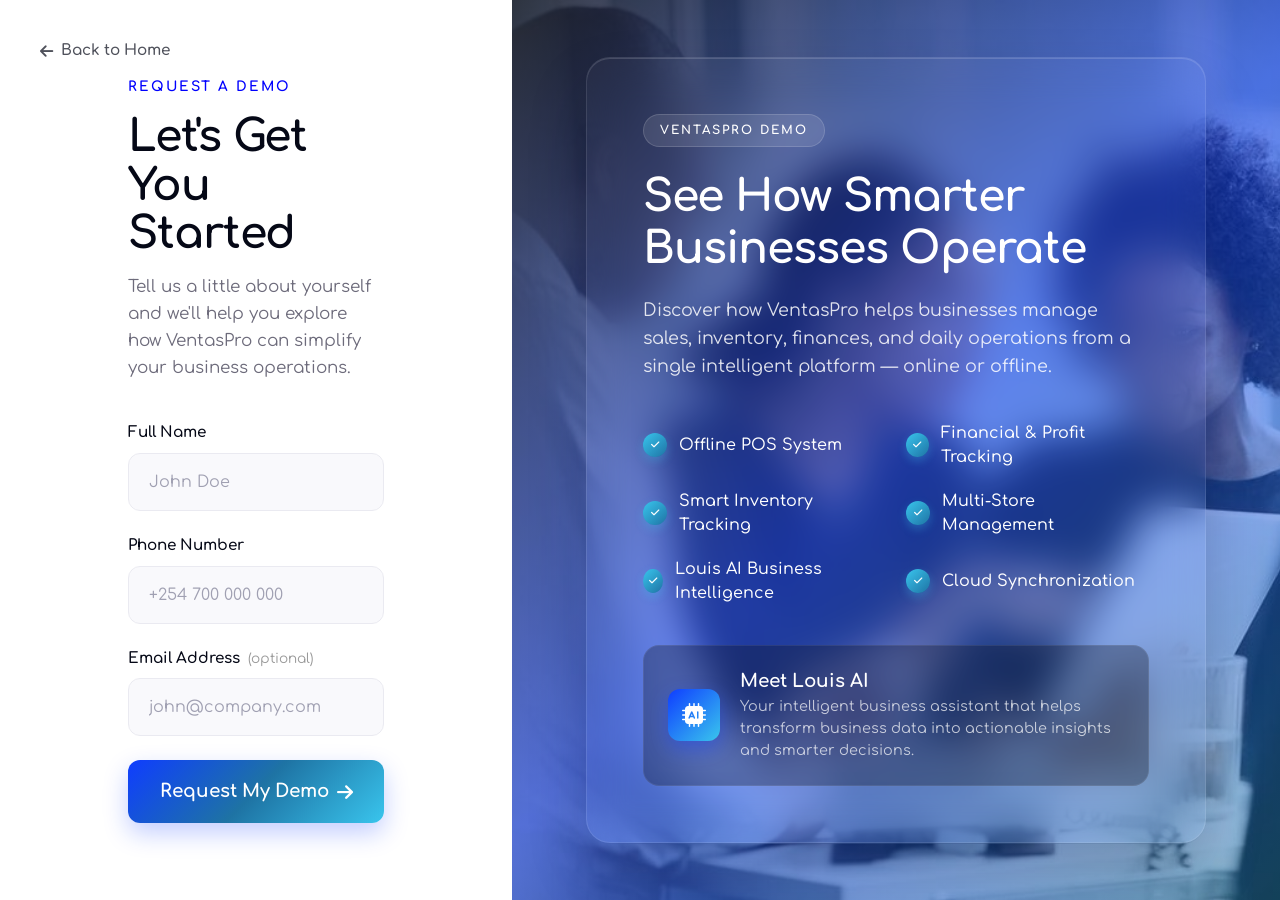
<file: request-demo.html>
<!DOCTYPE html>
<html lang="en">
<head>
    <meta charset="UTF-8">
    <meta name="viewport" content="width=device-width, initial-scale=1">
    <title>Request a Demo - VentasPro</title>
    <!-- Favicon -->
    <link rel="shortcut icon" href="assets/img/favicon.svg">
    <!-- Google Fonts -->
    <link rel="preconnect" href="https://fonts.googleapis.com">
    <link rel="preconnect" href="https://fonts.gstatic.com" crossorigin>
    <link href="https://fonts.googleapis.com/css2?family=Comfortaa:wght@300..700&display=swap" rel="stylesheet">
    <!-- Bootstrap -->
    <link rel="stylesheet" href="assets/css/bootstrap.min.css">
    <link rel="stylesheet" href="assets/css/all.min.css">
    
    <style>
        :root {
            --vp-primary: #0000FE;
            --vp-secondary: #1E73A4;
            --vp-accent: #39C5ED;
            --vp-dark: #050816;
            --font-comfortaa: 'Comfortaa', sans-serif;
        }

        body, html {
            margin: 0;
            padding: 0;
            width: 100%;
            height: 100%;
            font-family: var(--font-comfortaa);
            overflow-x: hidden;
            background-color: #ffffff;
        }

        /* Split Layout */
        .demo-layout {
            display: flex;
            min-height: 100vh;
        }

        /* Left Column (Form) */
        .demo-left {
            width: 40%;
            background: #ffffff;
            display: flex;
            flex-direction: column;
            justify-content: center;
            padding: 4rem 10%;
            position: relative;
        }

        .back-btn {
            position: absolute;
            top: 2.5rem;
            left: 2.5rem;
            color: var(--vp-dark);
            text-decoration: none;
            font-weight: 600;
            font-size: 0.95rem;
            display: flex;
            align-items: center;
            gap: 0.5rem;
            transition: all 0.3s ease;
            font-family: var(--font-comfortaa);
            opacity: 0.7;
        }
        .back-btn:hover {
            color: var(--vp-primary);
            opacity: 1;
        }

        .form-header {
            margin-bottom: 2.5rem;
        }

        .small-label {
            font-family: var(--font-comfortaa);
            font-size: 0.85rem;
            font-weight: 800;
            color: var(--vp-primary);
            text-transform: uppercase;
            letter-spacing: 2px;
            margin-bottom: 1rem;
            display: block;
        }

        .form-title {
            font-family: var(--font-comfortaa);
            font-size: 2.75rem;
            font-weight: 700;
            color: var(--vp-dark);
            margin-bottom: 1rem;
            line-height: 1.1;
            letter-spacing: -1px;
        }

        .form-desc {
            color: #6D6B7B;
            font-size: 1.05rem;
            line-height: 1.6;
            margin-bottom: 0;
        }

        .form-group {
            margin-bottom: 1.5rem;
        }

        .form-group label {
            display: block;
            font-size: 0.95rem;
            font-weight: 600;
            color: var(--vp-dark);
            margin-bottom: 0.5rem;
        }

        .form-group label span {
            color: #999;
            font-weight: 400;
            font-size: 0.85rem;
            margin-left: 0.25rem;
        }

        .form-control {
            width: 100%;
            padding: 1rem 1.25rem;
            font-size: 1rem;
            color: var(--vp-dark);
            background-color: #f9f9fc;
            border: 1px solid #eaeaf1;
            border-radius: 12px;
            transition: all 0.3s ease;
            font-family: var(--font-comfortaa);
        }

        .form-control:focus {
            background-color: #ffffff;
            border-color: var(--vp-primary);
            box-shadow: 0 0 0 4px rgba(0, 0, 254, 0.1);
            outline: none;
        }

        .form-control::placeholder {
            color: #a0a0b2;
        }

        .btn-submit {
            width: 100%;
            padding: 1.1rem 1.5rem;
            font-family: var(--font-comfortaa);
            font-size: 1.15rem;
            font-weight: 700;
            color: #ffffff;
            background: linear-gradient(135deg, #0F3DFF, #1E73A4, #39C5ED);
            border: none;
            border-radius: 12px;
            cursor: pointer;
            margin-top: 1rem;
            box-shadow: 0 10px 25px rgba(15, 61, 255, 0.25);
            transition: all 0.4s cubic-bezier(0.175, 0.885, 0.32, 1.275);
            display: flex;
            align-items: center;
            justify-content: center;
            gap: 0.5rem;
        }

        .btn-submit:hover {
            transform: translateY(-3px);
            box-shadow: 0 15px 35px rgba(15, 61, 255, 0.4);
        }

        /* Right Column (Image & Content) */
        .demo-right {
            width: 60%;
            position: relative;
            background-image: url('assets/img/home-1/feature/demo.jpeg');
            background-size: cover;
            background-position: center;
            display: flex;
            align-items: center;
            justify-content: center;
            padding: 2rem;
            overflow: hidden;
        }

        .demo-right::before {
            content: '';
            position: absolute;
            top: 0; left: 0; right: 0; bottom: 0;
            background: linear-gradient(135deg, rgba(5,8,22,0.78), rgba(15,61,255,0.55), rgba(30,115,164,0.45));
            z-index: 1;
        }

        .glass-card {
            position: relative;
            z-index: 2;
            background: rgba(255, 255, 255, 0.03);
            backdrop-filter: blur(20px);
            -webkit-backdrop-filter: blur(20px);
            border: 1px solid rgba(255, 255, 255, 0.1);
            border-radius: 24px;
            padding: 3.5rem;
            max-width: 620px;
            width: 100%;
            box-shadow: 0 30px 60px rgba(0, 0, 0, 0.2), inset 0 1px 0 rgba(255,255,255,0.15);
            animation: float 6s ease-in-out infinite;
        }

        @keyframes float {
            0% { transform: translateY(0px); }
            50% { transform: translateY(-10px); }
            100% { transform: translateY(0px); }
        }

        .glass-label {
            display: inline-block;
            font-family: var(--font-comfortaa);
            font-size: 0.75rem;
            font-weight: 700;
            color: #ffffff;
            background: rgba(255, 255, 255, 0.1);
            padding: 0.4rem 1rem;
            border-radius: 30px;
            text-transform: uppercase;
            letter-spacing: 2px;
            margin-bottom: 1.5rem;
            border: 1px solid rgba(255, 255, 255, 0.15);
        }

        .glass-title {
            font-family: var(--font-comfortaa);
            font-size: 2.75rem;
            font-weight: 700;
            color: #ffffff;
            margin-bottom: 1.25rem;
            line-height: 1.2;
            letter-spacing: -1px;
        }

        .glass-desc {
            color: rgba(255, 255, 255, 0.85);
            font-size: 1.1rem;
            line-height: 1.6;
            margin-bottom: 2.5rem;
        }

        .feature-grid {
            display: grid;
            grid-template-columns: 1fr 1fr;
            gap: 1.25rem;
            margin-bottom: 2.5rem;
        }

        .feature-item {
            display: flex;
            align-items: center;
            gap: 0.75rem;
            color: #ffffff;
            font-size: 1rem;
            font-weight: 500;
        }

        .feature-item i {
            display: flex;
            align-items: center;
            justify-content: center;
            width: 24px;
            height: 24px;
            background: linear-gradient(135deg, #39C5ED, #1E73A4);
            border-radius: 50%;
            font-size: 0.6rem;
            color: #ffffff;
            box-shadow: 0 4px 10px rgba(57, 197, 237, 0.3);
        }

        .louis-ai-box {
            background: rgba(5, 8, 22, 0.3);
            backdrop-filter: blur(10px);
            border: 1px solid rgba(255, 255, 255, 0.08);
            border-radius: 16px;
            padding: 1.5rem;
            display: flex;
            align-items: center;
            gap: 1.25rem;
            transition: all 0.3s ease;
        }

        .louis-ai-box:hover {
            background: rgba(5, 8, 22, 0.5);
            border-color: rgba(255, 255, 255, 0.15);
            transform: translateY(-2px);
        }

        .louis-icon {
            width: 52px;
            height: 52px;
            background: linear-gradient(135deg, #0F3DFF, #39C5ED);
            border-radius: 12px;
            display: flex;
            align-items: center;
            justify-content: center;
            font-size: 1.5rem;
            color: #ffffff;
            flex-shrink: 0;
            box-shadow: 0 8px 20px rgba(15, 61, 255, 0.4);
        }

        .louis-text h4 {
            font-family: var(--font-comfortaa);
            color: #ffffff;
            font-size: 1.15rem;
            font-weight: 700;
            margin-bottom: 0.3rem;
        }

        .louis-text p {
            color: rgba(255, 255, 255, 0.7);
            font-size: 0.9rem;
            line-height: 1.5;
            margin-bottom: 0;
        }

        /* Responsive */
        @media (max-width: 1024px) {
            .demo-left {
                padding: 4rem 5%;
            }
            .glass-card {
                padding: 2.5rem;
            }
        }

        @media (max-width: 991px) {
            .demo-layout {
                flex-direction: column;
            }
            .demo-left, .demo-right {
                width: 100%;
            }
            .demo-right {
                min-height: auto;
                padding: 4rem 2rem;
                order: -1;
            }
            .back-btn {
                position: relative;
                top: 0; left: 0;
                margin-bottom: 2rem;
                display: inline-flex;
            }
            .demo-left {
                padding: 3rem 2rem;
            }
            .form-title {
                font-size: 2.25rem;
            }
            .glass-title {
                font-size: 2.25rem;
            }
            .glass-card {
                padding: 2rem;
            }
            .feature-grid {
                gap: 1rem;
            }
        }

        @media (max-width: 575px) {
            .demo-right {
                padding: 2.5rem 1rem;
            }
            .glass-card {
                padding: 1.5rem;
                border-radius: 20px;
            }
            .glass-label {
                margin-bottom: 1rem;
                font-size: 0.7rem;
                padding: 0.3rem 0.8rem;
            }
            .glass-title {
                font-size: 1.75rem;
                margin-bottom: 0.75rem;
            }
            .glass-desc {
                font-size: 0.95rem;
                margin-bottom: 1.5rem;
                line-height: 1.5;
            }
            .feature-grid {
                grid-template-columns: 1fr;
                gap: 0.75rem;
                margin-bottom: 1.5rem;
            }
            .feature-item {
                font-size: 0.9rem;
            }
            .feature-item i {
                width: 20px;
                height: 20px;
                font-size: 0.55rem;
            }
            .louis-ai-box {
                padding: 1rem;
                gap: 1rem;
            }
            .louis-icon {
                width: 44px;
                height: 44px;
                font-size: 1.2rem;
            }
            .louis-text h4 {
                font-size: 1.05rem;
            }
            .louis-text p {
                font-size: 0.85rem;
            }
            .demo-left {
                padding: 2.5rem 1.25rem;
            }
        }
    </style>
</head>
<body>
    <div class="demo-layout">
        <!-- Left Side: Form -->
        <div class="demo-left">
            <a href="index.html" class="back-btn"><i class="fa-solid fa-arrow-left"></i> Back to Home</a>
            
            <div class="form-header">
                <span class="small-label">REQUEST A DEMO</span>
                <h1 class="form-title">Let's Get You Started</h1>
                <p class="form-desc">
                    Tell us a little about yourself and we'll help you explore how VentasPro can simplify your business operations.
                </p>
            </div>

            <form action="#" method="POST" id="demoForm">
                <div class="form-group">
                    <label for="fullName">Full Name</label>
                    <input type="text" id="fullName" class="form-control" placeholder="John Doe" required>
                </div>
                <div class="form-group">
                    <label for="phoneNumber">Phone Number</label>
                    <input type="tel" id="phoneNumber" class="form-control" placeholder="+254 700 000 000" required>
                </div>
                <div class="form-group">
                    <label for="emailAddress">Email Address <span>(optional)</span></label>
                    <input type="email" id="emailAddress" class="form-control" placeholder="john@company.com">
                </div>
                
                <button type="submit" class="btn-submit">
                    Request My Demo <i class="fa-solid fa-arrow-right"></i>
                </button>
            </form>
        </div>

        <!-- Right Side: Emotional / Visual -->
        <div class="demo-right">
            <div class="glass-card">
                <span class="glass-label">VENTASPRO DEMO</span>
                <h2 class="glass-title">See How Smarter Businesses Operate</h2>
                <p class="glass-desc">
                    Discover how VentasPro helps businesses manage sales, inventory, finances, and daily operations from a single intelligent platform — online or offline.
                </p>

                <div class="feature-grid">
                    <div class="feature-item">
                        <i class="fa-solid fa-check"></i> Offline POS System
                    </div>
                    <div class="feature-item">
                        <i class="fa-solid fa-check"></i> Financial & Profit Tracking
                    </div>
                    <div class="feature-item">
                        <i class="fa-solid fa-check"></i> Smart Inventory Tracking
                    </div>
                    <div class="feature-item">
                        <i class="fa-solid fa-check"></i> Multi-Store Management
                    </div>
                    <div class="feature-item">
                        <i class="fa-solid fa-check"></i> Louis AI Business Intelligence
                    </div>
                    <div class="feature-item">
                        <i class="fa-solid fa-check"></i> Cloud Synchronization
                    </div>
                </div>

                <div class="louis-ai-box">
                    <div class="louis-icon">
                        <i class="fa-solid fa-microchip-ai"></i>
                    </div>
                    <div class="louis-text">
                        <h4>Meet Louis AI</h4>
                        <p>Your intelligent business assistant that helps transform business data into actionable insights and smarter decisions.</p>
                    </div>
                </div>
            </div>
        </div>
    </div>
</body>
</html>
</file>
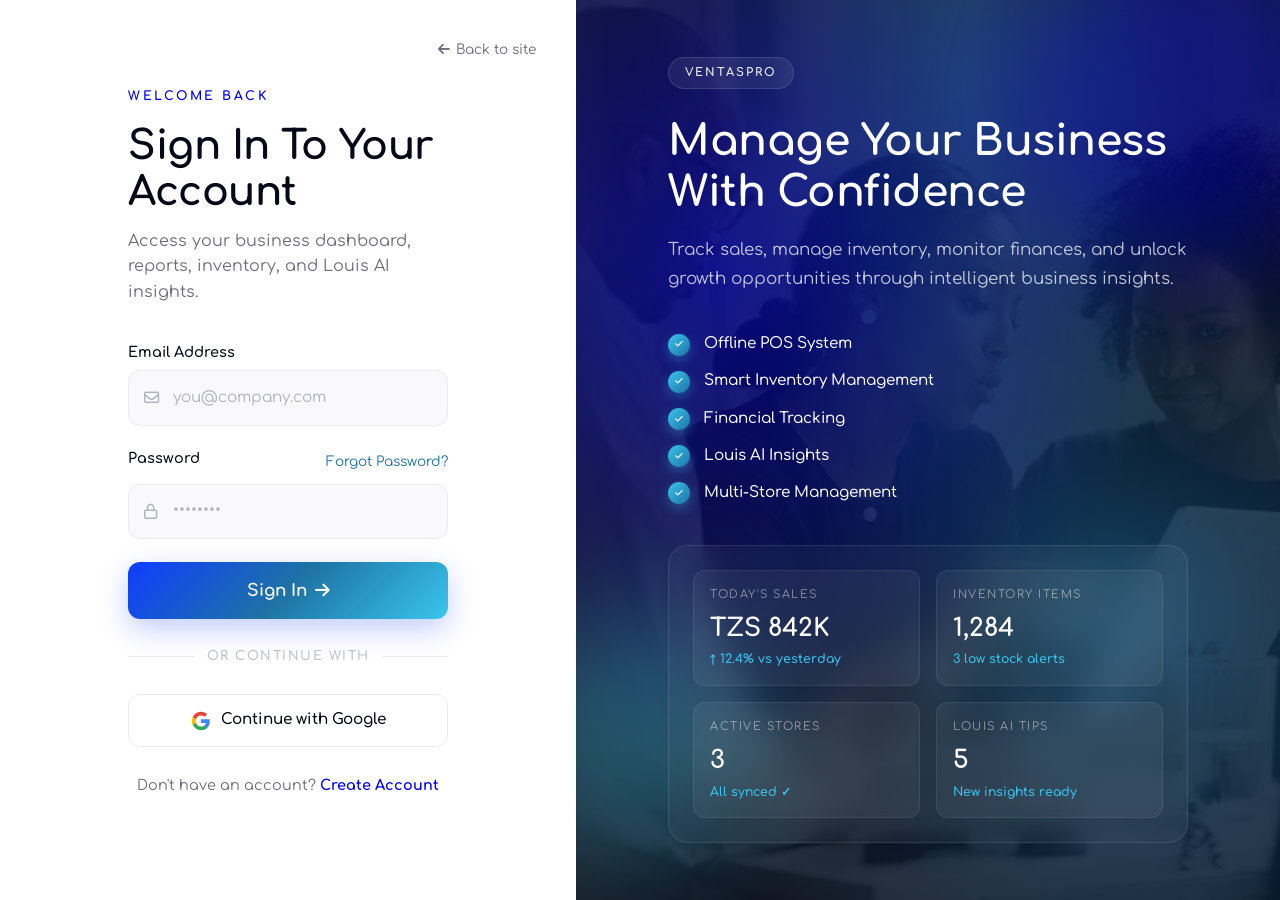
<file: auth/login.html>
<!DOCTYPE html>
<html lang="en">
<head>
    <meta charset="UTF-8">
    <meta name="viewport" content="width=device-width, initial-scale=1">
    <meta name="description" content="Sign in to your VentasPro account and access your business dashboard, reports, inventory, and Louis AI insights.">
    <title>Sign In — VentasPro</title>
    <link rel="shortcut icon" href="../assets/img/favicon.svg">
    <!-- Google Fonts -->
    <link rel="preconnect" href="https://fonts.googleapis.com">
    <link rel="preconnect" href="https://fonts.gstatic.com" crossorigin>
    <link href="https://fonts.googleapis.com/css2?family=Comfortaa:wght@300..700&display=swap" rel="stylesheet">
    <!-- Bootstrap & Icons -->
    <link rel="stylesheet" href="../assets/css/bootstrap.min.css">
    <link rel="stylesheet" href="../assets/css/all.min.css">

    <style>
        *, *::before, *::after { box-sizing: border-box; margin: 0; padding: 0; }

        :root {
            --vp-primary:   #0000FE;
            --vp-secondary: #1E73A4;
            --vp-accent:    #39C5ED;
            --vp-dark:      #050816;
            --vp-gray:      #6D6B7B;
            --font: 'Comfortaa', sans-serif;
        }

        html, body {
            height: 100%;
            font-family: var(--font);
            background: #ffffff;
            overflow-x: hidden;
        }

        /* ─── Layout ─────────────────────────────── */
        .auth-layout {
            display: flex;
            min-height: 100vh;
        }

        /* ─── LEFT PANEL ─────────────────────────── */
        .auth-left {
            width: 45%;
            background: #ffffff;
            display: flex;
            flex-direction: column;
            justify-content: center;
            padding: 4rem 10%;
            position: relative;
        }

        .auth-logo {
            position: absolute;
            top: 2.5rem;
            left: 2.5rem;
        }
        .auth-logo img { max-width: 130px; }

        .back-link {
            position: absolute;
            top: 2.5rem;
            right: 2.5rem;
            font-size: 0.85rem;
            color: var(--vp-gray);
            text-decoration: none;
            display: flex;
            align-items: center;
            gap: 6px;
            transition: color 0.25s;
        }
        .back-link:hover { color: var(--vp-primary); }

        /* ─── Form header ─────────────────────────── */
        .auth-kicker {
            display: inline-block;
            font-size: 0.78rem;
            font-weight: 700;
            color: var(--vp-primary);
            text-transform: uppercase;
            letter-spacing: 2.5px;
            margin-bottom: 1.1rem;
        }
        .auth-title {
            font-size: 2.5rem;
            font-weight: 700;
            color: var(--vp-dark);
            line-height: 1.15;
            letter-spacing: -0.5px;
            margin-bottom: 0.85rem;
        }
        .auth-subtitle {
            font-size: 1rem;
            color: var(--vp-gray);
            line-height: 1.6;
            margin-bottom: 2.25rem;
        }

        /* ─── Form fields ─────────────────────────── */
        .form-group {
            margin-bottom: 1.4rem;
        }
        .form-group label {
            display: block;
            font-size: 0.9rem;
            font-weight: 600;
            color: var(--vp-dark);
            margin-bottom: 0.45rem;
        }
        .input-wrap {
            position: relative;
        }
        .input-wrap .input-icon {
            position: absolute;
            left: 1rem;
            top: 50%;
            transform: translateY(-50%);
            color: #b0b0c0;
            font-size: 0.95rem;
            pointer-events: none;
            transition: color 0.25s;
        }
        .field-input {
            width: 100%;
            padding: 0.95rem 1rem 0.95rem 2.75rem;
            font-family: var(--font);
            font-size: 0.95rem;
            color: var(--vp-dark);
            background: #f9f9fc;
            border: 1.5px solid #eaeaf1;
            border-radius: 12px;
            outline: none;
            transition: all 0.3s ease;
        }
        .field-input::placeholder { color: #b0b0c0; }
        .field-input:focus {
            background: #fff;
            border-color: var(--vp-primary);
            box-shadow: 0 0 0 4px rgba(0,0,254,0.09);
        }
        .field-input:focus ~ .input-icon { color: var(--vp-primary); }

        /* Forgot password */
        .form-row-between {
            display: flex;
            justify-content: space-between;
            align-items: center;
            margin-bottom: 0.45rem;
        }
        .forgot-link {
            font-size: 0.85rem;
            color: var(--vp-secondary);
            text-decoration: none;
            transition: color 0.25s;
        }
        .forgot-link:hover { color: var(--vp-primary); }

        /* ─── Primary Button ─────────────────────── */
        .btn-primary-auth {
            width: 100%;
            padding: 1rem 1.5rem;
            font-family: var(--font);
            font-size: 1.05rem;
            font-weight: 700;
            color: #fff;
            background: linear-gradient(135deg, #0F3DFF, #1E73A4, #39C5ED);
            border: none;
            border-radius: 12px;
            cursor: pointer;
            margin-top: 0.5rem;
            box-shadow: 0 10px 28px rgba(15,61,255,0.25);
            transition: transform 0.35s cubic-bezier(0.175,0.885,0.32,1.275), box-shadow 0.35s ease;
            display: flex;
            align-items: center;
            justify-content: center;
            gap: 8px;
        }
        .btn-primary-auth:hover {
            transform: translateY(-2px);
            box-shadow: 0 16px 36px rgba(15,61,255,0.38);
        }

        /* ─── Divider ─────────────────────────────── */
        .divider {
            display: flex;
            align-items: center;
            gap: 0.75rem;
            margin: 1.75rem 0;
            color: #c0c0cc;
            font-size: 0.8rem;
            font-weight: 600;
            text-transform: uppercase;
            letter-spacing: 1.5px;
        }
        .divider::before, .divider::after {
            content: '';
            flex: 1;
            height: 1px;
            background: #eaeaf1;
        }

        /* ─── Social Button ───────────────────────── */
        .btn-social {
            width: 100%;
            padding: 0.9rem 1.25rem;
            font-family: var(--font);
            font-size: 0.95rem;
            font-weight: 600;
            color: var(--vp-dark);
            background: #fff;
            border: 1.5px solid #eaeaf1;
            border-radius: 12px;
            cursor: pointer;
            display: flex;
            align-items: center;
            justify-content: center;
            gap: 10px;
            transition: all 0.3s ease;
            text-decoration: none;
        }
        .btn-social:hover {
            border-color: var(--vp-primary);
            box-shadow: 0 4px 16px rgba(0,0,254,0.1);
            color: var(--vp-dark);
        }
        .btn-social .g-icon {
            width: 20px;
            height: 20px;
        }

        /* ─── Bottom link ─────────────────────────── */
        .auth-bottom-text {
            margin-top: 1.75rem;
            text-align: center;
            font-size: 0.9rem;
            color: var(--vp-gray);
        }
        .auth-bottom-text a {
            color: var(--vp-primary);
            font-weight: 700;
            text-decoration: none;
            transition: opacity 0.25s;
        }
        .auth-bottom-text a:hover { opacity: 0.75; }

        /* ─── RIGHT PANEL ─────────────────────────── */
        .auth-right {
            width: 55%;
            position: relative;
            background: url('../assets/img/home-1/feature/demo.jpeg') no-repeat center center / cover;
            display: flex;
            align-items: center;
            justify-content: center;
            padding: 3rem;
            overflow: hidden;
        }

        /* Animated gradient background */
        .auth-right::before {
            content: '';
            position: absolute;
            inset: 0;
            background:
                radial-gradient(ellipse at 20% 30%, rgba(0,0,254,0.45) 0%, transparent 55%),
                radial-gradient(ellipse at 80% 70%, rgba(30,115,164,0.4) 0%, transparent 55%),
                radial-gradient(ellipse at 55% 10%, rgba(57,197,237,0.25) 0%, transparent 45%),
                rgba(5, 8, 22, 0.85); /* Dark overlay */
            z-index: 0;
        }

        /* Floating orbs */
        .orb {
            position: absolute;
            border-radius: 50%;
            filter: blur(60px);
            opacity: 0.35;
            z-index: 0;
        }
        .orb-1 { width: 350px; height: 350px; background: #0000FE; top: -80px; right: -80px; animation: drift 10s ease-in-out infinite alternate; }
        .orb-2 { width: 250px; height: 250px; background: #39C5ED; bottom: 40px; left: -60px; animation: drift 13s ease-in-out infinite alternate-reverse; }
        .orb-3 { width: 180px; height: 180px; background: #1E73A4; bottom: 200px; right: 100px; animation: drift 8s ease-in-out infinite alternate; }

        @keyframes drift {
            from { transform: translate(0,0) scale(1); }
            to   { transform: translate(20px, -20px) scale(1.08); }
        }

        /* Panel content */
        .right-content {
            position: relative;
            z-index: 2;
            max-width: 520px;
            width: 100%;
        }

        .right-badge {
            display: inline-block;
            font-size: 0.72rem;
            font-weight: 700;
            color: rgba(255,255,255,0.9);
            background: rgba(255,255,255,0.07);
            border: 1px solid rgba(255,255,255,0.12);
            padding: 0.4rem 1rem;
            border-radius: 30px;
            text-transform: uppercase;
            letter-spacing: 2px;
            margin-bottom: 1.75rem;
        }
        .right-title {
            font-size: 2.65rem;
            font-weight: 700;
            color: #fff;
            line-height: 1.2;
            letter-spacing: -0.5px;
            margin-bottom: 1.1rem;
        }
        .right-desc {
            font-size: 1.05rem;
            color: rgba(255,255,255,0.75);
            line-height: 1.7;
            margin-bottom: 2.5rem;
        }

        /* Feature pills */
        .feature-list {
            display: flex;
            flex-direction: column;
            gap: 0.9rem;
            margin-bottom: 2.5rem;
        }
        .feature-row {
            display: flex;
            align-items: center;
            gap: 0.9rem;
            color: #fff;
            font-size: 0.95rem;
            font-weight: 500;
        }
        .feature-row .check {
            width: 22px;
            height: 22px;
            border-radius: 50%;
            background: linear-gradient(135deg, #39C5ED, #1E73A4);
            display: flex;
            align-items: center;
            justify-content: center;
            font-size: 0.55rem;
            color: #fff;
            flex-shrink: 0;
            box-shadow: 0 4px 12px rgba(57,197,237,0.35);
        }

        /* Dashboard preview card */
        .preview-card {
            background: rgba(255,255,255,0.04);
            backdrop-filter: blur(16px);
            -webkit-backdrop-filter: blur(16px);
            border: 1px solid rgba(255,255,255,0.1);
            border-radius: 20px;
            padding: 1.5rem;
            display: grid;
            grid-template-columns: 1fr 1fr;
            gap: 1rem;
        }
        .stat-chip {
            background: rgba(255,255,255,0.05);
            border: 1px solid rgba(255,255,255,0.08);
            border-radius: 12px;
            padding: 1rem;
            transition: background 0.3s ease;
        }
        .stat-chip:hover { background: rgba(255,255,255,0.09); }
        .stat-chip .chip-label {
            font-size: 0.7rem;
            color: rgba(255,255,255,0.5);
            text-transform: uppercase;
            letter-spacing: 1.5px;
            margin-bottom: 0.4rem;
        }
        .stat-chip .chip-value {
            font-size: 1.55rem;
            font-weight: 700;
            color: #fff;
            margin-bottom: 0.2rem;
        }
        .stat-chip .chip-sub {
            font-size: 0.78rem;
            color: var(--vp-accent);
            font-weight: 600;
        }

        /* ─── Responsive ──────────────────────────── */
        @media (max-width: 1100px) {
            .auth-left  { padding: 4rem 6%; }
            .right-title { font-size: 2.2rem; }
        }
        @media (max-width: 991px) {
            .auth-layout { flex-direction: column; }
            .auth-left, .auth-right { width: 100%; }
            .auth-right { padding: 3rem 2rem; order: -1; }
            .auth-left  { padding: 3rem 2rem; }
            .auth-logo, .back-link { position: relative; top: auto; left: auto; right: auto; }
            .auth-logo  { margin-bottom: 1rem; }
            .back-link  { margin-bottom: 2rem; display: inline-flex; }
            .preview-card { grid-template-columns: 1fr 1fr; }
        }
        @media (max-width: 575px) {
            .auth-title { font-size: 1.9rem; }
            .right-title { font-size: 1.75rem; }
            .right-badge { font-size: 0.65rem; }
            .preview-card { grid-template-columns: 1fr; }
            .auth-left  { padding: 2.5rem 1.25rem; }
            .auth-right { padding: 2.5rem 1rem; }
        }
    </style>
</head>
<body>
<div class="auth-layout">

    <!-- ── LEFT PANEL ────────────────────────────── -->
    <div class="auth-left">



        <a href="../index.html" class="back-link">
            <i class="fa-solid fa-arrow-left"></i> Back to site
        </a>

        <span class="auth-kicker">WELCOME BACK</span>
        <h1 class="auth-title">Sign In To Your Account</h1>
        <p class="auth-subtitle">Access your business dashboard, reports, inventory, and Louis AI insights.</p>

        <form id="loginForm" action="#" method="POST" novalidate>

            <div class="form-group">
                <label for="loginEmail">Email Address</label>
                <div class="input-wrap">
                    <input class="field-input" type="email" id="loginEmail" name="email" placeholder="you@company.com" required>
                    <i class="fa-regular fa-envelope input-icon"></i>
                </div>
            </div>

            <div class="form-group">
                <div class="form-row-between">
                    <label for="loginPassword">Password</label>
                    <a href="#" class="forgot-link">Forgot Password?</a>
                </div>
                <div class="input-wrap">
                    <input class="field-input" type="password" id="loginPassword" name="password" placeholder="••••••••" required>
                    <i class="fa-regular fa-lock input-icon"></i>
                </div>
            </div>

            <button type="submit" class="btn-primary-auth" id="loginBtn">
                Sign In <i class="fa-solid fa-arrow-right"></i>
            </button>

        </form>

        <div class="divider">OR CONTINUE WITH</div>

        <a href="#" class="btn-social" id="googleSignIn">
            <!-- Google G icon -->
            <svg class="g-icon" viewBox="0 0 24 24" xmlns="http://www.w3.org/2000/svg">
                <path d="M22.56 12.25c0-.78-.07-1.53-.2-2.25H12v4.26h5.92c-.26 1.37-1.04 2.53-2.21 3.31v2.77h3.57c2.08-1.92 3.28-4.74 3.28-8.09z" fill="#4285F4"/>
                <path d="M12 23c2.97 0 5.46-.98 7.28-2.66l-3.57-2.77c-.98.66-2.23 1.06-3.71 1.06-2.86 0-5.29-1.93-6.16-4.53H2.18v2.84C3.99 20.53 7.7 23 12 23z" fill="#34A853"/>
                <path d="M5.84 14.09c-.22-.66-.35-1.36-.35-2.09s.13-1.43.35-2.09V7.07H2.18C1.43 8.55 1 10.22 1 12s.43 3.45 1.18 4.93l3.66-2.84z" fill="#FBBC05"/>
                <path d="M12 5.38c1.62 0 3.06.56 4.21 1.64l3.15-3.15C17.45 2.09 14.97 1 12 1 7.7 1 3.99 3.47 2.18 7.07l3.66 2.84c.87-2.6 3.3-4.53 6.16-4.53z" fill="#EA4335"/>
            </svg>
            Continue with Google
        </a>

        <p class="auth-bottom-text">
            Don't have an account? <a href="register.html">Create Account</a>
        </p>

    </div>

    <!-- ── RIGHT PANEL ───────────────────────────── -->
    <div class="auth-right">
        <div class="orb orb-1"></div>
        <div class="orb orb-2"></div>
        <div class="orb orb-3"></div>

        <div class="right-content">
            <span class="right-badge">VENTASPRO</span>
            <h2 class="right-title">Manage Your Business With Confidence</h2>
            <p class="right-desc">Track sales, manage inventory, monitor finances, and unlock growth opportunities through intelligent business insights.</p>

            <div class="feature-list">
                <div class="feature-row"><span class="check"><i class="fa-solid fa-check"></i></span> Offline POS System</div>
                <div class="feature-row"><span class="check"><i class="fa-solid fa-check"></i></span> Smart Inventory Management</div>
                <div class="feature-row"><span class="check"><i class="fa-solid fa-check"></i></span> Financial Tracking</div>
                <div class="feature-row"><span class="check"><i class="fa-solid fa-check"></i></span> Louis AI Insights</div>
                <div class="feature-row"><span class="check"><i class="fa-solid fa-check"></i></span> Multi-Store Management</div>
            </div>

            <div class="preview-card">
                <div class="stat-chip">
                    <div class="chip-label">Today's Sales</div>
                    <div class="chip-value">TZS 842K</div>
                    <div class="chip-sub">↑ 12.4% vs yesterday</div>
                </div>
                <div class="stat-chip">
                    <div class="chip-label">Inventory Items</div>
                    <div class="chip-value">1,284</div>
                    <div class="chip-sub">3 low stock alerts</div>
                </div>
                <div class="stat-chip">
                    <div class="chip-label">Active Stores</div>
                    <div class="chip-value">3</div>
                    <div class="chip-sub">All synced ✓</div>
                </div>
                <div class="stat-chip">
                    <div class="chip-label">Louis AI Tips</div>
                    <div class="chip-value">5</div>
                    <div class="chip-sub">New insights ready</div>
                </div>
            </div>
        </div>
    </div>

</div>
</body>
</html>
</file>
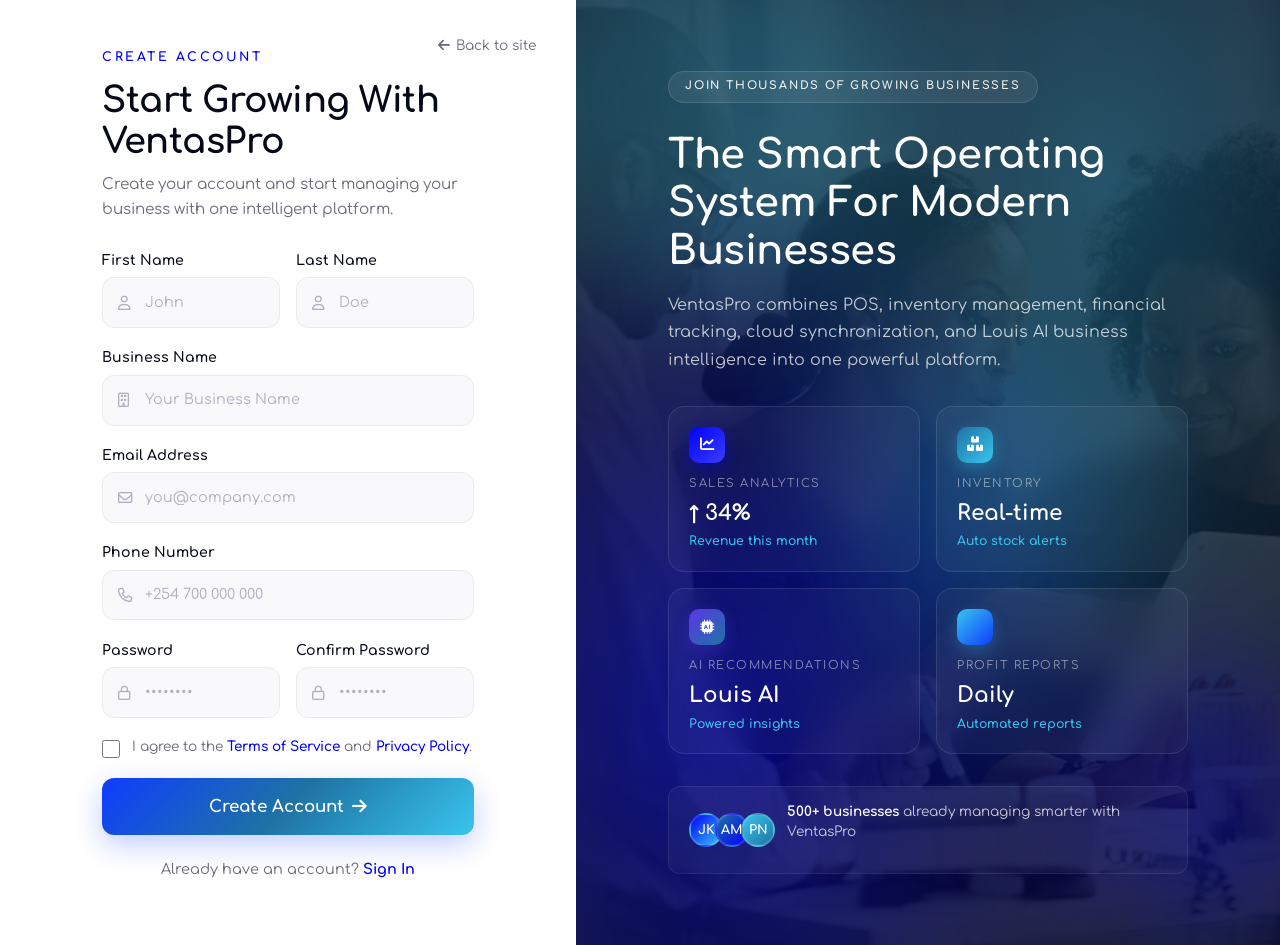
<file: auth/register.html>
<!DOCTYPE html>
<html lang="en">
<head>
    <meta charset="UTF-8">
    <meta name="viewport" content="width=device-width, initial-scale=1">
    <meta name="description" content="Create your VentasPro account and start managing your business with one intelligent platform.">
    <title>Create Account — VentasPro</title>
    <link rel="shortcut icon" href="../assets/img/favicon.svg">
    <!-- Google Fonts -->
    <link rel="preconnect" href="https://fonts.googleapis.com">
    <link rel="preconnect" href="https://fonts.gstatic.com" crossorigin>
    <link href="https://fonts.googleapis.com/css2?family=Comfortaa:wght@300..700&display=swap" rel="stylesheet">
    <!-- Bootstrap & Icons -->
    <link rel="stylesheet" href="../assets/css/bootstrap.min.css">
    <link rel="stylesheet" href="../assets/css/all.min.css">

    <style>
        *, *::before, *::after { box-sizing: border-box; margin: 0; padding: 0; }

        :root {
            --vp-primary:   #0000FE;
            --vp-secondary: #1E73A4;
            --vp-accent:    #39C5ED;
            --vp-dark:      #050816;
            --vp-gray:      #6D6B7B;
            --font: 'Comfortaa', sans-serif;
        }

        html, body {
            font-family: var(--font);
            background: #ffffff;
            overflow-x: hidden;
        }

        /* ─── Layout ─────────────────────────────── */
        .auth-layout {
            display: flex;
            min-height: 100vh;
        }

        /* ─── LEFT PANEL ─────────────────────────── */
        .auth-left {
            width: 45%;
            background: #ffffff;
            display: flex;
            flex-direction: column;
            justify-content: center;
            padding: 3rem 8%;
            position: relative;
        }

        .auth-logo {
            position: absolute;
            top: 2rem;
            left: 2.5rem;
        }
        .auth-logo img { max-width: 130px; }

        .back-link {
            position: absolute;
            top: 2.25rem;
            right: 2.5rem;
            font-size: 0.85rem;
            color: var(--vp-gray);
            text-decoration: none;
            display: flex;
            align-items: center;
            gap: 6px;
            transition: color 0.25s;
        }
        .back-link:hover { color: var(--vp-primary); }

        /* ─── Form header ─────────────────────────── */
        .auth-kicker {
            display: inline-block;
            font-size: 0.78rem;
            font-weight: 700;
            color: var(--vp-primary);
            text-transform: uppercase;
            letter-spacing: 2.5px;
            margin-bottom: 0.9rem;
        }
        .auth-title {
            font-size: 2.2rem;
            font-weight: 700;
            color: var(--vp-dark);
            line-height: 1.15;
            letter-spacing: -0.5px;
            margin-bottom: 0.7rem;
        }
        .auth-subtitle {
            font-size: 0.95rem;
            color: var(--vp-gray);
            line-height: 1.6;
            margin-bottom: 1.75rem;
        }

        /* ─── Form fields ─────────────────────────── */
        .form-row-2 {
            display: grid;
            grid-template-columns: 1fr 1fr;
            gap: 1rem;
        }
        .form-group {
            margin-bottom: 1.2rem;
        }
        .form-group label {
            display: block;
            font-size: 0.88rem;
            font-weight: 600;
            color: var(--vp-dark);
            margin-bottom: 0.4rem;
        }
        .input-wrap {
            position: relative;
        }
        .input-wrap .input-icon {
            position: absolute;
            left: 1rem;
            top: 50%;
            transform: translateY(-50%);
            color: #b0b0c0;
            font-size: 0.9rem;
            pointer-events: none;
            transition: color 0.25s;
        }
        .field-input {
            width: 100%;
            padding: 0.85rem 1rem 0.85rem 2.6rem;
            font-family: var(--font);
            font-size: 0.9rem;
            color: var(--vp-dark);
            background: #f9f9fc;
            border: 1.5px solid #eaeaf1;
            border-radius: 12px;
            outline: none;
            transition: all 0.3s ease;
        }
        .field-input::placeholder { color: #b0b0c0; }
        .field-input:focus {
            background: #fff;
            border-color: var(--vp-primary);
            box-shadow: 0 0 0 4px rgba(0,0,254,0.09);
        }

        /* ─── Checkbox ────────────────────────────── */
        .terms-group {
            display: flex;
            align-items: flex-start;
            gap: 0.75rem;
            margin-bottom: 1.25rem;
        }
        .terms-group input[type="checkbox"] {
            width: 18px;
            height: 18px;
            flex-shrink: 0;
            accent-color: var(--vp-primary);
            margin-top: 3px;
            cursor: pointer;
            border-radius: 4px;
        }
        .terms-group label {
            font-size: 0.85rem;
            color: var(--vp-gray);
            line-height: 1.5;
            cursor: pointer;
        }
        .terms-group label a {
            color: var(--vp-primary);
            text-decoration: none;
            font-weight: 600;
        }
        .terms-group label a:hover { opacity: 0.75; }

        /* ─── Primary Button ─────────────────────── */
        .btn-primary-auth {
            width: 100%;
            padding: 1rem 1.5rem;
            font-family: var(--font);
            font-size: 1.05rem;
            font-weight: 700;
            color: #fff;
            background: linear-gradient(135deg, #0F3DFF, #1E73A4, #39C5ED);
            border: none;
            border-radius: 12px;
            cursor: pointer;
            box-shadow: 0 10px 28px rgba(15,61,255,0.25);
            transition: transform 0.35s cubic-bezier(0.175,0.885,0.32,1.275), box-shadow 0.35s ease;
            display: flex;
            align-items: center;
            justify-content: center;
            gap: 8px;
        }
        .btn-primary-auth:hover {
            transform: translateY(-2px);
            box-shadow: 0 16px 36px rgba(15,61,255,0.38);
        }

        /* ─── Bottom link ─────────────────────────── */
        .auth-bottom-text {
            margin-top: 1.5rem;
            text-align: center;
            font-size: 0.9rem;
            color: var(--vp-gray);
        }
        .auth-bottom-text a {
            color: var(--vp-primary);
            font-weight: 700;
            text-decoration: none;
            transition: opacity 0.25s;
        }
        .auth-bottom-text a:hover { opacity: 0.75; }

        /* ─── RIGHT PANEL ─────────────────────────── */
        .auth-right {
            width: 55%;
            position: relative;
            background: url('../assets/img/home-1/feature/demo.jpeg') no-repeat center center / cover;
            display: flex;
            align-items: center;
            justify-content: center;
            padding: 3rem;
            overflow: hidden;
        }

        .auth-right::before {
            content: '';
            position: absolute;
            inset: 0;
            background:
                radial-gradient(ellipse at 75% 20%, rgba(57,197,237,0.3) 0%, transparent 55%),
                radial-gradient(ellipse at 20% 75%, rgba(0,0,254,0.45) 0%, transparent 55%),
                radial-gradient(ellipse at 55% 55%, rgba(30,115,164,0.3) 0%, transparent 45%),
                rgba(5, 8, 22, 0.85); /* Dark overlay */
            z-index: 0;
        }

        .orb {
            position: absolute;
            border-radius: 50%;
            filter: blur(70px);
            opacity: 0.3;
            z-index: 0;
        }
        .orb-1 { width: 400px; height: 400px; background: #39C5ED; top: -100px; left: -80px; animation: drift 12s ease-in-out infinite alternate; }
        .orb-2 { width: 280px; height: 280px; background: #0000FE; bottom: 0px; right: -60px; animation: drift 9s ease-in-out infinite alternate-reverse; }
        .orb-3 { width: 200px; height: 200px; background: #1E73A4; top: 40%; right: 20%; animation: drift 15s ease-in-out infinite alternate; }

        @keyframes drift {
            from { transform: translate(0,0) scale(1); }
            to   { transform: translate(15px, -20px) scale(1.07); }
        }

        .right-content {
            position: relative;
            z-index: 2;
            max-width: 520px;
            width: 100%;
        }

        .right-badge {
            display: inline-block;
            font-size: 0.7rem;
            font-weight: 700;
            color: rgba(255,255,255,0.9);
            background: rgba(255,255,255,0.07);
            border: 1px solid rgba(255,255,255,0.12);
            padding: 0.4rem 1rem;
            border-radius: 30px;
            text-transform: uppercase;
            letter-spacing: 1.8px;
            margin-bottom: 1.75rem;
        }
        .right-title {
            font-size: 2.5rem;
            font-weight: 700;
            color: #fff;
            line-height: 1.2;
            letter-spacing: -0.5px;
            margin-bottom: 1.1rem;
        }
        .right-desc {
            font-size: 1rem;
            color: rgba(255,255,255,0.75);
            line-height: 1.7;
            margin-bottom: 2rem;
        }

        /* Floating metric cards */
        .metric-cards {
            display: grid;
            grid-template-columns: 1fr 1fr;
            gap: 1rem;
            margin-bottom: 2rem;
        }
        .metric-card {
            background: rgba(255,255,255,0.04);
            backdrop-filter: blur(16px);
            -webkit-backdrop-filter: blur(16px);
            border: 1px solid rgba(255,255,255,0.1);
            border-radius: 16px;
            padding: 1.25rem;
            transition: all 0.3s ease;
        }
        .metric-card:hover {
            background: rgba(255,255,255,0.08);
            transform: translateY(-3px);
        }
        .metric-card .m-icon {
            width: 36px;
            height: 36px;
            border-radius: 10px;
            display: flex;
            align-items: center;
            justify-content: center;
            font-size: 0.9rem;
            color: #fff;
            margin-bottom: 0.75rem;
        }
        .metric-card .m-icon.blue    { background: linear-gradient(135deg,#0000FE,#3D3DFF); box-shadow: 0 6px 16px rgba(0,0,254,0.3); }
        .metric-card .m-icon.cyan    { background: linear-gradient(135deg,#1E73A4,#39C5ED); box-shadow: 0 6px 16px rgba(57,197,237,0.3); }
        .metric-card .m-icon.violet  { background: linear-gradient(135deg,#5c35e8,#1E73A4); box-shadow: 0 6px 16px rgba(92,53,232,0.3); }
        .metric-card .m-icon.teal    { background: linear-gradient(135deg,#39C5ED,#0F3DFF); box-shadow: 0 6px 16px rgba(57,197,237,0.25); }
        .metric-card .m-label {
            font-size: 0.72rem;
            color: rgba(255,255,255,0.5);
            text-transform: uppercase;
            letter-spacing: 1.5px;
            margin-bottom: 0.3rem;
        }
        .metric-card .m-value {
            font-size: 1.35rem;
            font-weight: 700;
            color: #fff;
        }
        .metric-card .m-sub {
            font-size: 0.78rem;
            color: var(--vp-accent);
            font-weight: 600;
            margin-top: 0.2rem;
        }

        /* Social proof strip */
        .social-proof {
            display: flex;
            align-items: center;
            gap: 0.75rem;
            background: rgba(255,255,255,0.04);
            border: 1px solid rgba(255,255,255,0.08);
            border-radius: 12px;
            padding: 0.9rem 1.25rem;
        }
        .avatar-stack { display: flex; }
        .avatar-stack .av {
            width: 34px;
            height: 34px;
            border-radius: 50%;
            border: 2px solid rgba(255,255,255,0.15);
            margin-left: -8px;
            display: flex;
            align-items: center;
            justify-content: center;
            font-size: 0.8rem;
            font-weight: 700;
            color: #fff;
        }
        .avatar-stack .av:first-child { margin-left: 0; }
        .av-1 { background: linear-gradient(135deg, #0000FE, #39C5ED); }
        .av-2 { background: linear-gradient(135deg, #1E73A4, #0000FE); }
        .av-3 { background: linear-gradient(135deg, #39C5ED, #1E73A4); }
        .proof-text { font-size: 0.85rem; color: rgba(255,255,255,0.75); }
        .proof-text strong { color: #fff; }

        /* ─── Responsive ──────────────────────────── */
        @media (max-width: 1100px) {
            .auth-left  { padding: 3rem 5%; }
            .right-title { font-size: 2.1rem; }
        }
        @media (max-width: 991px) {
            .auth-layout { flex-direction: column; }
            .auth-left, .auth-right { width: 100%; }
            .auth-right { padding: 3rem 2rem; order: -1; }
            .auth-left  { padding: 3rem 2rem; }
            .auth-logo, .back-link { position: relative; top: auto; left: auto; right: auto; }
            .auth-logo  { margin-bottom: 1rem; }
            .back-link  { margin-bottom: 2rem; display: inline-flex; }
            .metric-cards { grid-template-columns: 1fr 1fr; }
        }
        @media (max-width: 575px) {
            .auth-title { font-size: 1.75rem; }
            .right-title { font-size: 1.65rem; }
            .form-row-2 { grid-template-columns: 1fr; }
            .metric-cards { grid-template-columns: 1fr 1fr; gap: 0.75rem; }
            .auth-left  { padding: 2.5rem 1.25rem; }
            .auth-right { padding: 2.5rem 1rem; }
        }
    </style>
</head>
<body>
<div class="auth-layout">

    <!-- ── LEFT PANEL ────────────────────────────── -->
    <div class="auth-left">



        <a href="../index.html" class="back-link">
            <i class="fa-solid fa-arrow-left"></i> Back to site
        </a>

        <span class="auth-kicker">CREATE ACCOUNT</span>
        <h1 class="auth-title">Start Growing With VentasPro</h1>
        <p class="auth-subtitle">Create your account and start managing your business with one intelligent platform.</p>

        <form id="registerForm" action="#" method="POST" novalidate>

            <div class="form-row-2">
                <div class="form-group">
                    <label for="firstName">First Name</label>
                    <div class="input-wrap">
                        <input class="field-input" type="text" id="firstName" name="first_name" placeholder="John" required>
                        <i class="fa-regular fa-user input-icon"></i>
                    </div>
                </div>
                <div class="form-group">
                    <label for="lastName">Last Name</label>
                    <div class="input-wrap">
                        <input class="field-input" type="text" id="lastName" name="last_name" placeholder="Doe" required>
                        <i class="fa-regular fa-user input-icon"></i>
                    </div>
                </div>
            </div>

            <div class="form-group">
                <label for="businessName">Business Name</label>
                <div class="input-wrap">
                    <input class="field-input" type="text" id="businessName" name="business_name" placeholder="Your Business Name" required>
                    <i class="fa-regular fa-building input-icon"></i>
                </div>
            </div>

            <div class="form-group">
                <label for="regEmail">Email Address</label>
                <div class="input-wrap">
                    <input class="field-input" type="email" id="regEmail" name="email" placeholder="you@company.com" required>
                    <i class="fa-regular fa-envelope input-icon"></i>
                </div>
            </div>

            <div class="form-group">
                <label for="phoneNumber">Phone Number</label>
                <div class="input-wrap">
                    <input class="field-input" type="tel" id="phoneNumber" name="phone" placeholder="+254 700 000 000" required>
                    <i class="fa-regular fa-phone input-icon"></i>
                </div>
            </div>

            <div class="form-row-2">
                <div class="form-group">
                    <label for="regPassword">Password</label>
                    <div class="input-wrap">
                        <input class="field-input" type="password" id="regPassword" name="password" placeholder="••••••••" required>
                        <i class="fa-regular fa-lock input-icon"></i>
                    </div>
                </div>
                <div class="form-group">
                    <label for="confirmPassword">Confirm Password</label>
                    <div class="input-wrap">
                        <input class="field-input" type="password" id="confirmPassword" name="confirm_password" placeholder="••••••••" required>
                        <i class="fa-regular fa-lock input-icon"></i>
                    </div>
                </div>
            </div>

            <div class="terms-group">
                <input type="checkbox" id="termsCheck" name="terms" required>
                <label for="termsCheck">
                    I agree to the <a href="#">Terms of Service</a> and <a href="#">Privacy Policy</a>.
                </label>
            </div>

            <button type="submit" class="btn-primary-auth" id="registerBtn">
                Create Account <i class="fa-solid fa-arrow-right"></i>
            </button>

        </form>

        <p class="auth-bottom-text">
            Already have an account? <a href="login.html">Sign In</a>
        </p>

    </div>

    <!-- ── RIGHT PANEL ───────────────────────────── -->
    <div class="auth-right">
        <div class="orb orb-1"></div>
        <div class="orb orb-2"></div>
        <div class="orb orb-3"></div>

        <div class="right-content">
            <span class="right-badge">JOIN THOUSANDS OF GROWING BUSINESSES</span>
            <h2 class="right-title">The Smart Operating System For Modern Businesses</h2>
            <p class="right-desc">VentasPro combines POS, inventory management, financial tracking, cloud synchronization, and Louis AI business intelligence into one powerful platform.</p>

            <div class="metric-cards">
                <div class="metric-card">
                    <div class="m-icon blue"><i class="fa-solid fa-chart-line"></i></div>
                    <div class="m-label">Sales Analytics</div>
                    <div class="m-value">↑ 34%</div>
                    <div class="m-sub">Revenue this month</div>
                </div>
                <div class="metric-card">
                    <div class="m-icon cyan"><i class="fa-solid fa-boxes-stacked"></i></div>
                    <div class="m-label">Inventory</div>
                    <div class="m-value">Real-time</div>
                    <div class="m-sub">Auto stock alerts</div>
                </div>
                <div class="metric-card">
                    <div class="m-icon violet"><i class="fa-solid fa-microchip-ai"></i></div>
                    <div class="m-label">AI Recommendations</div>
                    <div class="m-value">Louis AI</div>
                    <div class="m-sub">Powered insights</div>
                </div>
                <div class="metric-card">
                    <div class="m-icon teal"><i class="fa-solid fa-money-bill-trend-up"></i></div>
                    <div class="m-label">Profit Reports</div>
                    <div class="m-value">Daily</div>
                    <div class="m-sub">Automated reports</div>
                </div>
            </div>

            <div class="social-proof">
                <div class="avatar-stack">
                    <div class="av av-1">JK</div>
                    <div class="av av-2">AM</div>
                    <div class="av av-3">PN</div>
                </div>
                <p class="proof-text"><strong>500+ businesses</strong> already managing smarter with VentasPro</p>
            </div>
        </div>
    </div>

</div>
</body>
</html>
</file>
